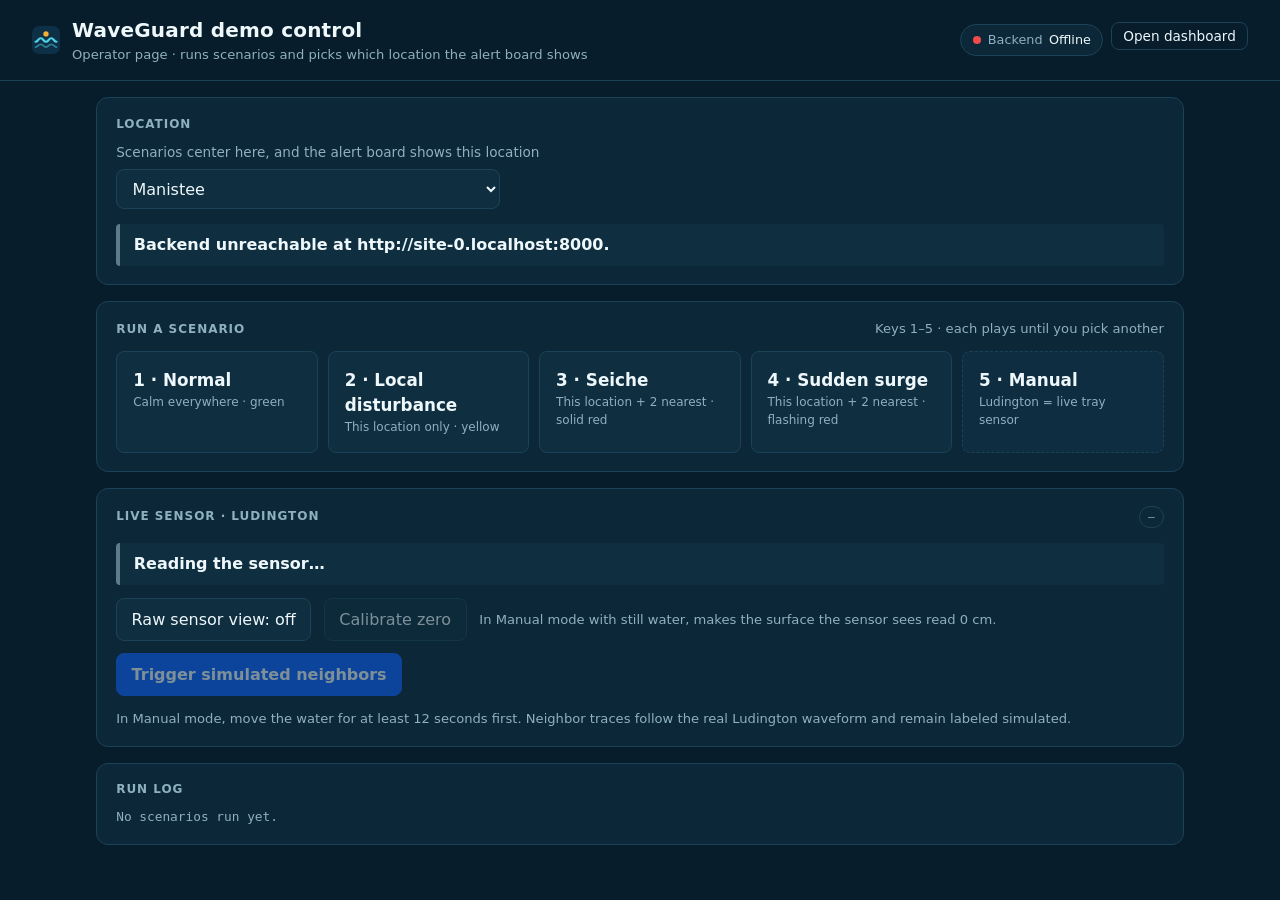
<file: frontend/admin.html>
<!doctype html>
<html lang="en">
  <head>
    <meta charset="utf-8" />
    <meta name="viewport" content="width=device-width, initial-scale=1" />
    <title>WaveGuard Demo Control</title>
    <link rel="icon" href="assets/favicon.svg" type="image/svg+xml" />
    <link rel="stylesheet" href="styles.css?v=21" />
  </head>
  <body>
    <header class="topbar">
      <div class="brand">
        <img src="assets/favicon.svg" alt="" width="28" height="28" />
        <div>
          <h1>WaveGuard demo control</h1>
          <p>Operator page · runs scenarios and picks which location the alert board shows</p>
        </div>
      </div>
      <ul class="status-list" aria-label="System status">
        <li class="status" id="status-backend"><span class="dot"></span><span class="label">Backend</span><span class="value">Checking…</span></li>
        <li><a class="button small ghost" href="index.html" target="wg-dashboard">Open dashboard</a></li>
      </ul>
    </header>

    <main class="grid admin-grid">
      <section class="panel admin-location" aria-labelledby="location-title">
        <h2 id="location-title" class="eyebrow">Location</h2>
        <label class="location-picker admin-picker">
          <span>Scenarios center here, and the alert board shows this location</span>
          <select id="scenario-location">
            <option value="MANISTEE-06">Manistee</option>
            <option value="LUDINGTON-01">Ludington (physical sensor)</option>
            <option value="MUSKEGON-02">Muskegon</option>
            <option value="GRANDHAVEN-04">Grand Haven</option>
            <option value="HOLLAND-03">Holland</option>
            <option value="SOUTHHAVEN-05">South Haven</option>
            <option value="">Whole shoreline</option>
          </select>
        </label>
        <p class="admin-board" id="board-status" role="status">Reading the board's location…</p>
      </section>

      <section class="panel admin-scenarios" aria-labelledby="scenarios-title">
        <div class="panel-head">
          <h2 id="scenarios-title" class="eyebrow">Run a scenario</h2>
          <span class="muted small">Keys 1–5 · each plays until you pick another</span>
        </div>
        <div class="scenario-buttons">
          <button type="button" class="button scenario" data-scenario="normal" data-key="1">
            <span class="scenario-name">1 · Normal</span><span class="scenario-hint">Calm everywhere · green</span>
          </button>
          <button type="button" class="button scenario" data-scenario="local_disturbance" data-key="2">
            <span class="scenario-name">2 · Local disturbance</span><span class="scenario-hint">This location only · yellow</span>
          </button>
          <button type="button" class="button scenario" data-scenario="seiche" data-key="3">
            <span class="scenario-name">3 · Seiche</span><span class="scenario-hint">This location + 2 nearest · solid red</span>
          </button>
          <button type="button" class="button scenario" data-scenario="sudden_surge" data-key="4">
            <span class="scenario-name">4 · Sudden surge</span><span class="scenario-hint">This location + 2 nearest · flashing red</span>
          </button>
          <button type="button" class="button scenario manual" data-scenario="manual" data-key="5">
            <span class="scenario-name">5 · Manual</span><span class="scenario-hint">Ludington = live tray sensor</span>
          </button>
        </div>
        <p class="muted small" id="scenario-status" role="status"></p>
      </section>

      <section class="panel admin-sensor" aria-labelledby="sensor-title">
        <div class="panel-head">
          <h2 id="sensor-title" class="eyebrow">Live sensor · Ludington</h2>
          <span class="chip" id="mode-chip">—</span>
        </div>
        <p class="admin-board" id="sensor-reading" role="status">Reading the sensor…</p>
        <div class="admin-calibrate">
          <button type="button" class="button" id="raw-view-button" aria-pressed="false">Raw sensor view: off</button>
          <button type="button" class="button" id="calibrate-button" disabled>Calibrate zero</button>
          <span class="muted small" id="calibrate-status">In Manual mode with still water, makes the surface the sensor sees read 0 cm.</span>
        </div>
        <div class="admin-calibrate">
          <button type="button" class="button primary" id="neighbor-button" disabled>Trigger simulated neighbors</button>
          <span class="muted small">In Manual mode, move the water for at least 12 seconds first. Neighbor traces follow the real Ludington waveform and remain labeled simulated.</span>
        </div>
      </section>

      <section class="panel admin-log" aria-labelledby="log-title">
        <h2 id="log-title" class="eyebrow">Run log</h2>
        <ol class="admin-log-list" id="run-log">
          <li class="muted">No scenarios run yet.</li>
        </ol>
      </section>
    </main>

    <script src="admin.js?v=21"></script>
  </body>
</html>
</file>
<file: frontend/styles.css>
:root {
  color-scheme: dark;
  --bg: #071d2b;
  --panel: #0c2737;
  --panel-raised: #11334699;
  --border: #1c4257;
  --text: #eef8fb;
  --muted: #8fb0c0;
  --accent: #4fd1e8;
  --safe: #2fbf71;
  --watch: #f2b134;
  --warning: #ef4b4b;
  --unknown: #5d7b8a;
  --node-ludington: #4fd1e8;
  --node-muskegon: #b69cff;
  --node-holland: #ff8fb8;
  --radius: 12px;
  --mono: ui-monospace, "Cascadia Mono", "SF Mono", Menlo, Consolas, monospace;
  font-family: system-ui, -apple-system, "Segoe UI", sans-serif;
  background: var(--bg);
  color: var(--text);
}

* {
  box-sizing: border-box;
}

body {
  margin: 0;
  min-height: 100vh;
  background: var(--bg);
  line-height: 1.45;
}

h1,
h2,
h3,
p {
  margin: 0;
}

code {
  font-family: var(--mono);
  font-size: 0.9em;
}

.muted {
  color: var(--muted);
}

.small {
  font-size: 0.82rem;
}

.eyebrow {
  font-size: 0.75rem;
  font-weight: 600;
  letter-spacing: 0.08em;
  text-transform: uppercase;
  color: var(--muted);
}

/* Top bar */

.topbar {
  display: flex;
  flex-wrap: wrap;
  gap: 1rem;
  align-items: center;
  justify-content: space-between;
  padding: 1rem clamp(1rem, 3vw, 2rem);
  border-bottom: 1px solid var(--border);
}

.brand {
  display: flex;
  gap: 0.75rem;
  align-items: center;
}

.brand h1 {
  font-size: 1.25rem;
  letter-spacing: 0.01em;
}

.brand p {
  font-size: 0.82rem;
  color: var(--muted);
}

.status-list {
  display: flex;
  flex-wrap: wrap;
  gap: 0.5rem;
  margin: 0;
  padding: 0;
  list-style: none;
}

.status {
  display: flex;
  gap: 0.4rem;
  align-items: center;
  padding: 0.35rem 0.7rem;
  border: 1px solid var(--border);
  border-radius: 999px;
  font-size: 0.8rem;
  background: var(--panel);
}

.status .label {
  color: var(--muted);
}

.dot {
  width: 0.55rem;
  height: 0.55rem;
  border-radius: 50%;
  background: var(--unknown);
  flex: none;
}

.status[data-tone="ok"] .dot {
  background: var(--safe);
}

.status[data-tone="pending"] .dot {
  background: var(--watch);
  animation: pulse 1.2s ease-in-out infinite;
}

.status[data-tone="bad"] .dot {
  background: var(--warning);
}

.status[data-tone="info"] .dot {
  background: var(--accent);
}

@keyframes pulse {
  50% {
    opacity: 0.35;
  }
}

.banner {
  display: flex;
  flex-wrap: wrap;
  gap: 0.75rem;
  align-items: center;
  margin: 1rem clamp(1rem, 3vw, 2rem) 0;
  padding: 0.75rem 1rem;
  border: 1px solid color-mix(in srgb, var(--warning) 50%, transparent);
  border-radius: var(--radius);
  background: color-mix(in srgb, var(--warning) 12%, var(--bg));
}

.banner[hidden] {
  display: none;
}

/* Layout */

.grid {
  display: grid;
  grid-template-columns: repeat(12, minmax(0, 1fr));
  gap: 1rem;
  padding: 1rem clamp(1rem, 3vw, 2rem);
  max-width: 96rem;
  margin: 0 auto;
}

.panel {
  min-width: 0;
  padding: 1.1rem 1.2rem;
  border: 1px solid var(--border);
  border-radius: var(--radius);
  background: var(--panel);
}

.panel-head {
  display: flex;
  flex-wrap: wrap;
  gap: 0.5rem;
  align-items: baseline;
  justify-content: space-between;
  margin-bottom: 0.8rem;
}

/* Top: severity + IBM. Middle: map + chart, evidence + history. Bottom: demo controls. */
.summary {
  grid-column: span 5;
}

.ibm-panel {
  grid-column: span 7;
}

.map-panel {
  grid-column: span 5;
}

.chart-panel {
  grid-column: span 7;
}

.event-panel {
  grid-column: span 5;
}

.history-panel {
  grid-column: span 7;
}

.scenarios {
  grid-column: 1 / -1;
}

@media (max-width: 1100px) {
  .summary,
  .ibm-panel,
  .map-panel,
  .chart-panel,
  .event-panel,
  .history-panel {
    grid-column: 1 / -1;
  }
}

/* Network summary */

.summary {
  display: flex;
  flex-direction: column;
  gap: 1.25rem;
  justify-content: space-between;
  border-left: 6px solid var(--sev, var(--unknown));
  transition: border-color 0.3s;
}

.summary[data-severity="safe"] {
  --sev: var(--safe);
}

.summary[data-severity="watch"] {
  --sev: var(--watch);
}

.summary[data-severity="warning"] {
  --sev: var(--warning);
  background: color-mix(in srgb, var(--warning) 10%, var(--panel));
}

.severity-word {
  margin: 0.2rem 0 0.35rem;
  font-size: clamp(2rem, 5vw, 3rem);
  font-weight: 750;
  line-height: 1;
  letter-spacing: 0.02em;
  text-transform: uppercase;
  color: var(--sev, var(--muted));
}

.summary-text {
  max-width: 34rem;
}

.summary-stats {
  display: grid;
  grid-template-columns: repeat(4, minmax(0, 1fr));
  gap: 0.6rem 1rem;
  margin: 0;
  padding-top: 1rem;
  border-top: 1px solid var(--border);
}

@media (max-width: 640px) {
  .summary-stats {
    grid-template-columns: repeat(2, minmax(0, 1fr));
  }
}

.summary-stats dt {
  font-size: 0.75rem;
  color: var(--muted);
}

.summary-stats dd {
  margin: 0;
  font-size: 1.15rem;
  font-weight: 600;
  font-variant-numeric: tabular-nums;
}

/* Buttons */

.button {
  font: inherit;
  color: var(--text);
  background: var(--panel-raised);
  border: 1px solid var(--border);
  border-radius: 8px;
  padding: 0.55rem 0.9rem;
  cursor: pointer;
  transition: background 0.15s, border-color 0.15s;
}

.button:hover:not(:disabled) {
  border-color: var(--accent);
}

.button:focus-visible,
.toggle input:focus-visible {
  outline: 2px solid var(--accent);
  outline-offset: 2px;
}

.button:disabled {
  opacity: 0.5;
  cursor: not-allowed;
}

.button.small {
  padding: 0.3rem 0.7rem;
  font-size: 0.85rem;
}

.button.ghost {
  background: transparent;
}

.button.primary {
  background: #0f62fe;
  border-color: #0f62fe;
  font-weight: 600;
}

.button.primary:hover:not(:disabled) {
  background: #0353e9;
  border-color: #a6c8ff;
}

.scenario-buttons {
  display: grid;
  grid-template-columns: repeat(4, minmax(0, 1fr));
  gap: 0.6rem;
}

@media (max-width: 900px) {
  .scenario-buttons {
    grid-template-columns: repeat(2, minmax(0, 1fr));
  }
}

.scenarios .panel-head {
  margin-bottom: 0.6rem;
}

.scenario {
  display: flex;
  flex-direction: column;
  align-items: flex-start;
  gap: 0.1rem;
  text-align: left;
}

.scenario-name {
  font-weight: 600;
}

.scenario-hint {
  font-size: 0.75rem;
  color: var(--muted);
}

.scenario[aria-busy="true"] {
  border-color: var(--accent);
  animation: pulse 1s ease-in-out infinite;
}

.scenario.active {
  border-color: var(--accent);
  background: color-mix(in srgb, var(--accent) 12%, var(--panel));
}

/* Map */

.legend {
  display: flex;
  gap: 0.9rem;
  font-size: 0.8rem;
  color: var(--muted);
}

.legend-item {
  display: inline-flex;
  gap: 0.35rem;
  align-items: center;
}

.marker-swatch {
  width: 0.8rem;
  height: 0.8rem;
  border-radius: 50%;
  border: 2px solid var(--text);
}

.marker-swatch.physical {
  background: var(--text);
}

.marker-swatch.simulated {
  border-style: dashed;
}

.map {
  height: 300px;
  border-radius: 8px;
  overflow: hidden;
  background: #0a2232;
}

.map-fallback {
  display: grid;
  place-items: center;
  height: 100%;
  padding: 1rem;
  text-align: center;
  color: var(--muted);
}

.leaflet-container {
  font: inherit;
  background: #0a2232;
}

.leaflet-tooltip.node-label {
  padding: 0.2rem 0.45rem;
  border: 1px solid var(--border);
  border-radius: 6px;
  background: var(--panel);
  color: var(--text);
  font-size: 0.72rem;
  box-shadow: none;
}

.leaflet-tooltip.node-label::before {
  display: none;
}

.node-list {
  display: grid;
  gap: 0.4rem;
  margin: 0.8rem 0 0;
  padding: 0;
  list-style: none;
}

.node-row {
  display: grid;
  grid-template-columns: auto 1fr auto auto;
  gap: 0.6rem;
  align-items: center;
  padding: 0.45rem 0.6rem;
  border: 1px solid var(--border);
  border-radius: 8px;
  font-size: 0.85rem;
}

.node-row .swatch {
  width: 0.7rem;
  height: 0.7rem;
  border-radius: 50%;
}

.node-row .node-name {
  font-family: var(--mono);
  font-size: 0.8rem;
}

.node-row .node-level {
  font-variant-numeric: tabular-nums;
  color: var(--muted);
}

/* Tags */

.tag,
.chip,
.badge {
  display: inline-flex;
  align-items: center;
  gap: 0.3rem;
  padding: 0.12rem 0.5rem;
  border-radius: 999px;
  font-size: 0.7rem;
  font-weight: 650;
  letter-spacing: 0.05em;
  text-transform: uppercase;
  white-space: nowrap;
}

.chip {
  border: 1px solid var(--border);
  color: var(--muted);
  text-transform: none;
  letter-spacing: 0;
  font-family: var(--mono);
  font-weight: 500;
}

.chip[hidden] {
  display: none;
}

.tag.physical {
  background: var(--text);
  color: var(--bg);
}

.tag.simulated {
  border: 1px dashed var(--muted);
  color: var(--muted);
}

.tag.unknown-source {
  border: 1px solid var(--border);
  color: var(--muted);
}

.badge {
  color: #06141c;
  background: var(--unknown);
}

.badge.safe {
  background: var(--safe);
}

.badge.watch {
  background: var(--watch);
}

.badge.warning {
  background: var(--warning);
  color: #fff;
}

/* Chart */

.chart-panel {
  display: flex;
  flex-direction: column;
}

/* Fill the chart panel so it matches the map column's height. */
.chart-wrap {
  position: relative;
  flex: 1;
  min-height: 360px;
}

.chart-empty {
  position: absolute;
  inset: 0;
  display: grid;
  place-items: center;
  color: var(--muted);
  pointer-events: none;
}

.chart-empty[hidden] {
  display: none;
}

/* Event evidence */

.event-header {
  display: flex;
  flex-wrap: wrap;
  gap: 0.6rem;
  align-items: center;
  margin-bottom: 0.9rem;
}

.event-header h3 {
  font-size: 1.2rem;
}

.metrics {
  display: grid;
  grid-template-columns: repeat(2, minmax(0, 1fr));
  gap: 0.6rem;
  margin: 0 0 0.9rem;
}

.metric {
  padding: 0.6rem 0.75rem;
  border: 1px solid var(--border);
  border-radius: 8px;
}

.metric dt {
  font-size: 0.72rem;
  color: var(--muted);
}

.metric dd {
  margin: 0.1rem 0 0;
  font-size: 1.25rem;
  font-weight: 650;
  font-variant-numeric: tabular-nums;
}

.meter {
  height: 4px;
  margin-top: 0.4rem;
  border-radius: 2px;
  background: var(--border);
  overflow: hidden;
}

.meter span {
  display: block;
  height: 100%;
  background: var(--accent);
}

.affected {
  display: flex;
  flex-wrap: wrap;
  gap: 0.4rem;
  margin: 0.4rem 0 0.9rem;
  padding: 0;
  list-style: none;
}

.affected li {
  display: inline-flex;
  gap: 0.4rem;
  align-items: center;
  padding: 0.25rem 0.5rem;
  border: 1px solid var(--border);
  border-radius: 6px;
  font-family: var(--mono);
  font-size: 0.78rem;
}

.event-meta {
  font-family: var(--mono);
  font-size: 0.75rem;
  color: var(--muted);
}

.empty-state {
  padding: 1.5rem 0.5rem;
  text-align: center;
  color: var(--muted);
}

.empty-state strong {
  display: block;
  margin-bottom: 0.25rem;
  color: var(--text);
}

/* IBM panel */

.ibm-controls {
  display: flex;
  flex-wrap: wrap;
  gap: 1rem;
  align-items: center;
  margin-bottom: 1rem;
}

.toggle {
  display: inline-flex;
  gap: 0.45rem;
  align-items: center;
  font-size: 0.85rem;
  color: var(--muted);
  cursor: pointer;
}

.source-label {
  display: flex;
  flex-wrap: wrap;
  gap: 0.5rem;
  align-items: center;
  margin-bottom: 0.9rem;
  font-size: 0.78rem;
  color: var(--muted);
}

.source-label .tag {
  background: #0f62fe;
  color: #fff;
}

.source-label .tag.prerecorded,
.source-label .tag.mock {
  background: var(--watch);
  color: #06141c;
}

.explanation {
  display: grid;
  gap: 1rem;
}

.explanation h3 {
  margin-bottom: 0.35rem;
  font-size: 0.78rem;
  font-weight: 600;
  letter-spacing: 0.06em;
  text-transform: uppercase;
  color: var(--muted);
}

.explain-lead {
  padding: 0.85rem 1rem;
  border-left: 4px solid #0f62fe;
  border-radius: 4px 8px 8px 4px;
  background: color-mix(in srgb, #0f62fe 10%, var(--panel));
}

.explain-lead p {
  font-size: 1.08rem;
  line-height: 1.5;
}

.explain-cards {
  display: grid;
  grid-template-columns: repeat(2, minmax(0, 1fr));
  gap: 0.75rem;
}

@media (max-width: 640px) {
  .explain-cards {
    grid-template-columns: 1fr;
  }
}

.explain-card {
  padding: 0.85rem 1rem;
  border: 1px solid var(--border);
  border-radius: 8px;
  background: var(--panel-raised);
}

.evidence-list,
.action-list {
  margin: 0.2rem 0 0;
  padding: 0;
  list-style: none;
  font-size: 0.92rem;
}

.evidence-list li,
.action-list li {
  position: relative;
  padding-left: 1.6rem;
}

.evidence-list li + li,
.action-list li + li {
  margin-top: 0.55rem;
}

.evidence-list li::before {
  content: "";
  position: absolute;
  left: 0.3rem;
  top: 0.55em;
  width: 0.45rem;
  height: 0.45rem;
  border-radius: 50%;
  background: var(--accent);
}

.action-list {
  counter-reset: action;
}

.action-list li::before {
  counter-increment: action;
  content: counter(action);
  position: absolute;
  left: 0;
  top: 0.05em;
  width: 1.15rem;
  height: 1.15rem;
  border-radius: 50%;
  background: #0f62fe;
  color: #fff;
  font-size: 0.7rem;
  font-weight: 700;
  line-height: 1.15rem;
  text-align: center;
}

.columns {
  display: grid;
  grid-template-columns: repeat(2, minmax(0, 1fr));
  gap: 1rem;
}

@media (max-width: 640px) {
  .columns,
  .metrics,
  .scenario-buttons {
    grid-template-columns: 1fr;
  }
}

.public-warning {
  padding: 0.85rem 1rem;
  border: 1px solid color-mix(in srgb, var(--watch) 45%, transparent);
  border-left: 4px solid var(--watch);
  border-radius: 4px 8px 8px 4px;
  background: color-mix(in srgb, var(--watch) 8%, var(--panel));
}

.public-warning-head {
  display: flex;
  gap: 0.5rem;
  align-items: center;
}

.public-warning-head h3 {
  margin: 0;
  color: var(--watch);
}

.public-warning-head .badge {
  margin-left: auto;
}

.warning-icon {
  width: 1.1rem;
  height: 1.1rem;
  color: var(--watch);
  flex: none;
}

.public-warning blockquote {
  margin: 0.6rem 0 0.75rem;
  font-size: 1.05rem;
  line-height: 1.5;
}

.public-warning-foot {
  display: flex;
  flex-wrap: wrap;
  gap: 0.6rem;
  align-items: center;
  justify-content: space-between;
}

.stale-note {
  margin-bottom: 0.9rem;
  padding: 0.55rem 0.8rem;
  border-left: 3px solid var(--watch);
  border-radius: 4px;
  background: color-mix(in srgb, var(--watch) 8%, var(--panel));
  font-size: 0.85rem;
}

.error-state {
  padding: 0.9rem 1rem;
  border: 1px solid color-mix(in srgb, var(--warning) 50%, transparent);
  border-radius: 8px;
  background: color-mix(in srgb, var(--warning) 10%, var(--panel));
}

.error-state p + p {
  margin-top: 0.35rem;
}

.error-actions {
  display: flex;
  flex-wrap: wrap;
  gap: 0.5rem;
  margin-top: 0.8rem;
}

.loading {
  display: grid;
  gap: 0.55rem;
}

.loading-line {
  height: 0.8rem;
  border-radius: 4px;
  background: linear-gradient(90deg, var(--border), #24536b, var(--border));
  background-size: 200% 100%;
  animation: shimmer 1.4s linear infinite;
}

.loading-line:nth-child(2) {
  width: 88%;
}

.loading-line:nth-child(3) {
  width: 64%;
}

@keyframes shimmer {
  to {
    background-position: -200% 0;
  }
}

.footer {
  padding: 0 clamp(1rem, 3vw, 2rem) 1.5rem;
  text-align: center;
}

@media (prefers-reduced-motion: reduce) {
  *,
  *::before,
  *::after {
    animation: none !important;
    transition: none !important;
  }
}

/* Event history */

.history-table {
  width: 100%;
  border-collapse: collapse;
  font-size: 0.85rem;
}

.history-table th {
  padding: 0 0.6rem 0.4rem;
  text-align: left;
  font-size: 0.72rem;
  font-weight: 600;
  letter-spacing: 0.05em;
  text-transform: uppercase;
  color: var(--muted);
}

.history-table td {
  padding: 0.45rem 0.6rem;
  border-top: 1px solid var(--border);
  font-variant-numeric: tabular-nums;
}

.history-table tbody tr {
  cursor: pointer;
}

.history-table tbody tr:hover,
.history-table tbody tr:focus-visible {
  background: var(--panel-raised);
  outline: none;
}

.history-table tbody tr.selected {
  background: color-mix(in srgb, var(--accent) 12%, var(--panel));
}

.history-table .repeat {
  margin-left: 0.35rem;
  color: var(--muted);
}

.history-scroll {
  max-height: 320px;
  overflow-y: auto;
}

/* Scenario location */

.location-picker {
  display: inline-flex;
  gap: 0.5rem;
  align-items: center;
  font-size: 0.85rem;
  color: var(--muted);
}

.location-picker select {
  font: inherit;
  color: var(--text);
  background: var(--panel-raised);
  border: 1px solid var(--border);
  border-radius: 8px;
  padding: 0.35rem 0.6rem;
}

.location-picker select:focus-visible {
  outline: 2px solid var(--accent);
  outline-offset: 2px;
}

.scenario-status {
  margin-left: auto;
}

.node-row.selectable {
  cursor: pointer;
}

.node-row.selectable:hover {
  border-color: var(--accent);
}

.panel[hidden] {
  display: none;
}

.node-row.chosen {
  border-color: var(--accent);
  background: color-mix(in srgb, var(--accent) 10%, var(--panel));
}

/* Admin (demo control) page */

.admin-grid {
  max-width: 72rem;
}

.admin-location,
.admin-scenarios,
.admin-log {
  grid-column: 1 / -1;
}

.admin-picker {
  display: grid;
  gap: 0.4rem;
  margin-top: 0.6rem;
}

.admin-picker select {
  max-width: 24rem;
  font-size: 1rem;
  padding: 0.55rem 0.7rem;
}

.admin-board {
  margin-top: 0.9rem;
  padding: 0.6rem 0.85rem;
  border-left: 4px solid var(--unknown);
  border-radius: 4px;
  background: var(--panel-raised);
  font-weight: 600;
}

.admin-board[data-severity="safe"] {
  border-color: var(--safe);
}

.admin-board[data-severity="watch"] {
  border-color: var(--watch);
}

.admin-board[data-severity="warning"] {
  border-color: var(--warning);
}

.admin-scenarios .scenario {
  padding: 1rem;
}

.admin-scenarios .scenario-name {
  font-size: 1.05rem;
}

.admin-log-list {
  margin: 0.6rem 0 0;
  padding-left: 1.2rem;
  font-family: var(--mono);
  font-size: 0.8rem;
}

.admin-log-list li + li {
  margin-top: 0.3rem;
}

.status-list a.button {
  text-decoration: none;
}

.admin-log-list li.muted {
  margin-left: -1.2rem;
  list-style: none;
}

/* Severity box: status centered, affected towns, stats along the bottom */

.summary-main {
  flex: 1;
  display: flex;
  flex-direction: column;
  justify-content: center;
}

.summary-places {
  display: flex;
  flex-wrap: wrap;
  gap: 0.5rem;
  margin: 1rem 0 0;
  padding: 0;
  list-style: none;
}

.summary-places:empty {
  display: none;
}

.place {
  display: grid;
  padding: 0.5rem 0.8rem;
  border: 1px solid var(--border);
  border-left: 4px solid var(--unknown);
  border-radius: 4px 8px 8px 4px;
  background: var(--panel-raised);
}

.place.watch {
  border-left-color: var(--watch);
}

.place.warning {
  border-left-color: var(--warning);
}

.place-name {
  font-size: 1.05rem;
  font-weight: 650;
}

.place-id {
  font-family: var(--mono);
  font-size: 0.72rem;
  color: var(--muted);
}

/* The severity box now shares the Granite panel's height: give the status more presence. */
.summary .severity-word {
  font-size: clamp(2.5rem, 5vw, 4.25rem);
}

.summary .summary-text {
  font-size: 1.1rem;
}

/* ---------- One-screen "control room" layout ----------
   A status strip across the top; map, chart and Granite side by side below it.
   Every panel is clipped to its grid cell and scrolls inside itself, so a long
   Granite explanation can never push the chart or map off screen. */

@media (min-width: 1100px) and (min-height: 600px) {
  .dashboard {
    max-width: none;
    height: calc(100vh - 81px);
    padding-top: 0.6rem;
    padding-bottom: 0.6rem;
    gap: 0.6rem;
    grid-template-columns: minmax(260px, 0.9fr) minmax(0, 1.6fr) minmax(330px, 1.2fr);
    grid-template-rows: auto minmax(0, 1.35fr) minmax(0, 1fr);
    grid-template-areas:
      "status  status   status"
      "map     chart    ibm"
      "history evidence ibm";
  }

  .dashboard > .panel {
    grid-column: auto;
    min-height: 0;
    overflow: hidden;
    display: flex;
    flex-direction: column;
    padding: 0.75rem 1rem;
  }

  .dashboard .panel-head {
    margin-bottom: 0.5rem;
  }

  .dashboard .summary { grid-area: status; }
  .dashboard .map-panel { grid-area: map; }
  .dashboard .chart-panel { grid-area: chart; }
  .dashboard .ibm-panel { grid-area: ibm; }
  .dashboard .history-panel { grid-area: history; }
  .dashboard .event-panel { grid-area: evidence; }
  .dashboard .scenarios { display: none; }

  /* Status strip: severity | what is happening + towns | node counts */
  .dashboard .summary {
    flex-direction: row;
    align-items: center;
    gap: 1.5rem;
    padding: 0.6rem 1.1rem;
  }

  .dashboard .summary-main {
    flex: 1;
    min-width: 0;
    display: grid;
    grid-template-columns: max-content minmax(0, 1fr);
    grid-template-areas:
      "label text"
      "word  places";
    column-gap: 1.5rem;
    align-items: center;
  }

  .dashboard .summary-main .eyebrow { grid-area: label; }

  .dashboard .summary .severity-word {
    grid-area: word;
    margin: 0;
    font-size: clamp(1.8rem, 2.6vw, 2.6rem);
  }

  .dashboard .summary .summary-text {
    grid-area: text;
    max-width: none;
    font-size: 0.95rem;
    white-space: nowrap;
    overflow: hidden;
    text-overflow: ellipsis;
  }

  .dashboard .summary-places {
    grid-area: places;
    margin: 0.3rem 0 0;
    gap: 0.4rem;
  }

  .dashboard .summary-places:empty {
    display: block;
  }

  .dashboard .place {
    display: flex;
    gap: 0.5rem;
    align-items: baseline;
    padding: 0.25rem 0.6rem;
  }

  .dashboard .place-name {
    font-size: 0.95rem;
  }

  .dashboard .summary-stats {
    flex: none;
    grid-template-columns: repeat(4, max-content);
    gap: 0.2rem 1.4rem;
    padding: 0 0 0 1.4rem;
    border-top: 0;
    border-left: 1px solid var(--border);
  }

  .dashboard .summary-stats dd {
    font-size: 1rem;
  }

  /* Map fills its cell; node states are on the map and in the status strip. */
  .dashboard .map {
    flex: 1;
    height: auto;
    min-height: 120px;
  }

  .dashboard .node-list {
    display: none;
  }

  .dashboard .chart-wrap {
    min-height: 0;
  }

  /* Long content scrolls inside its own panel */
  .dashboard #ibm-body,
  .dashboard #history-body,
  .dashboard #event-body {
    flex: 1;
    min-height: 0;
    overflow-y: auto;
    padding-right: 0.25rem;
  }

  .dashboard .history-scroll {
    max-height: none;
  }

  .dashboard .ibm-controls {
    margin-bottom: 0.6rem;
  }

  .dashboard .explain-cards {
    grid-template-columns: 1fr;
  }

  /* Evidence: compact, four metrics in a row */
  .dashboard .event-header {
    margin-bottom: 0.5rem;
  }

  .dashboard .metrics {
    grid-template-columns: repeat(4, minmax(0, 1fr));
    gap: 0.5rem;
    margin-bottom: 0.5rem;
  }

  .dashboard .metric {
    padding: 0.4rem 0.6rem;
  }

  .dashboard .metric dd {
    font-size: 1rem;
  }

  .dashboard .meter {
    display: none;
  }

  .footer {
    display: none;
  }
}

/* Shorter windows: history steps aside so the map gets the whole left column. */
@media (min-width: 1100px) and (min-height: 600px) and (max-height: 820px) {
  .dashboard {
    grid-template-rows: auto minmax(0, 1fr) minmax(0, 0.7fr);
    grid-template-areas:
      "status status   status"
      "map    chart    ibm"
      "map    evidence ibm";
  }

  .dashboard .history-panel {
    display: none;
  }

  .dashboard .affected,
  .dashboard .event-meta,
  .dashboard .event-panel .eyebrow {
    display: none;
  }
}

/* Admin: five modes and the live sensor panel */
.admin-scenarios .scenario-buttons {
  grid-template-columns: repeat(5, minmax(0, 1fr));
}

@media (max-width: 900px) {
  .admin-scenarios .scenario-buttons {
    grid-template-columns: repeat(2, minmax(0, 1fr));
  }
}

.scenario.manual {
  border-style: dashed;
}

.admin-sensor {
  grid-column: 1 / -1;
}

.admin-calibrate {
  display: flex;
  flex-wrap: wrap;
  gap: 0.8rem;
  align-items: center;
  margin-top: 0.8rem;
}
/* Incident replay remains separate from the continuously updating live chart. */
.dashboard > .replay-panel {
  position: fixed;
  z-index: 1000;
  top: 5vh;
  left: 50%;
  transform: translateX(-50%);
  width: min(1100px, 94vw);
  max-height: 90vh;
  overflow-y: auto;
  display: block;
  padding: 1.2rem;
  box-shadow: 0 0 0 100vmax rgb(0 0 0 / 72%);
}
.dashboard > .replay-panel[hidden] { display: none !important; }
.replay-open { margin-top: 1rem; }
.replay-chart-wrap { height: 260px; margin-top: 1rem; }
.replay-topline, .replay-controls { display: flex; align-items: center; gap: .8rem; flex-wrap: wrap; }
.replay-topline { justify-content: space-between; }
.replay-picker { display: flex; align-items: center; gap: .5rem; margin: .7rem 0; font-size: .86rem; }
.replay-picker select { flex: 1; min-width: 0; padding: .45rem; color: var(--text); background: var(--panel); border: 1px solid var(--border); border-radius: .4rem; }
.replay-controls { margin: .8rem 0; }
.replay-controls input[type="range"] { flex: 1; min-width: 160px; accent-color: #4fd1e8; }
.replay-reason { padding: .8rem 1rem; border-left: 3px solid #4fd1e8; background: #102d3d; }
.replay-nodes { display: grid; grid-template-columns: repeat(auto-fit, minmax(220px, 1fr)); gap: .6rem; margin-top: 1rem; }
.replay-node { display: flex; flex-wrap: wrap; align-items: center; gap: .35rem .6rem; padding: .65rem; border: 1px solid #1c4257; border-radius: .5rem; }
.replay-node.is-affected { border-color: #4fd1e8; }
.replay-node strong { width: 100%; }
</file>
